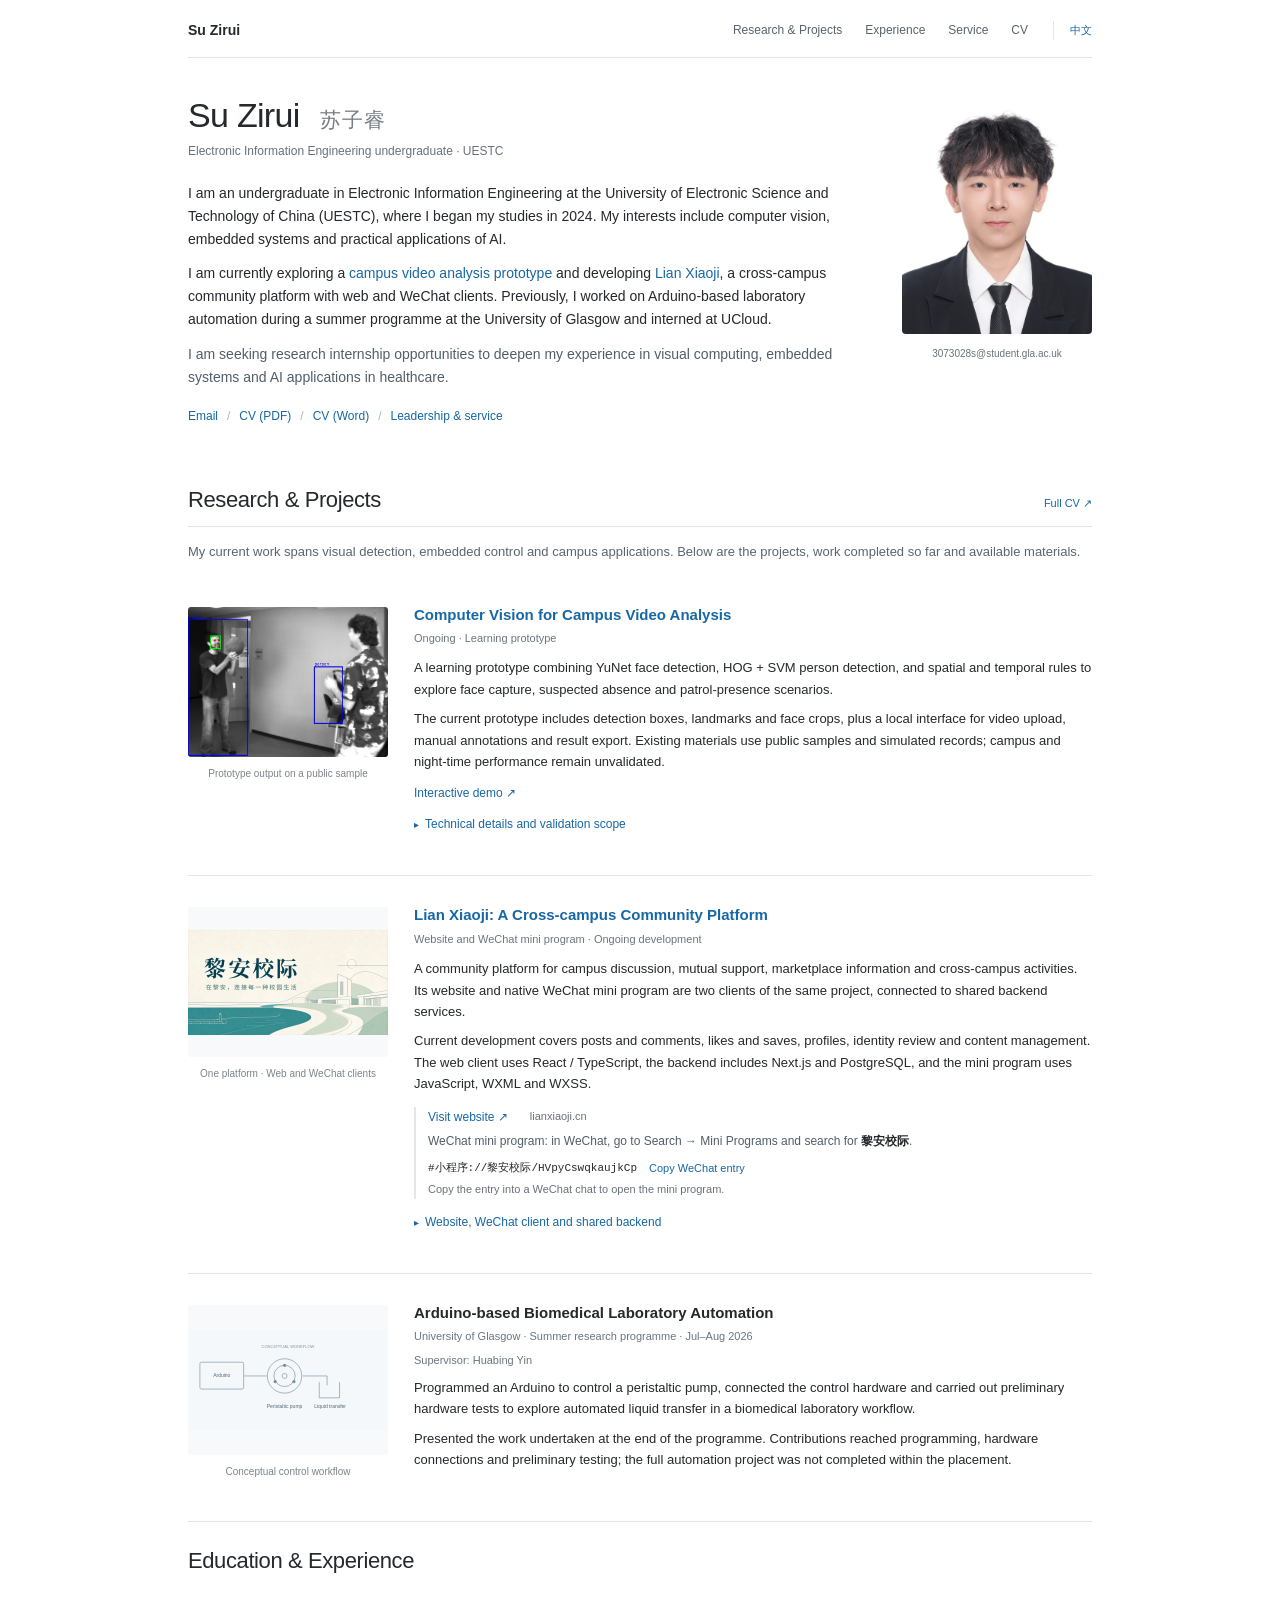
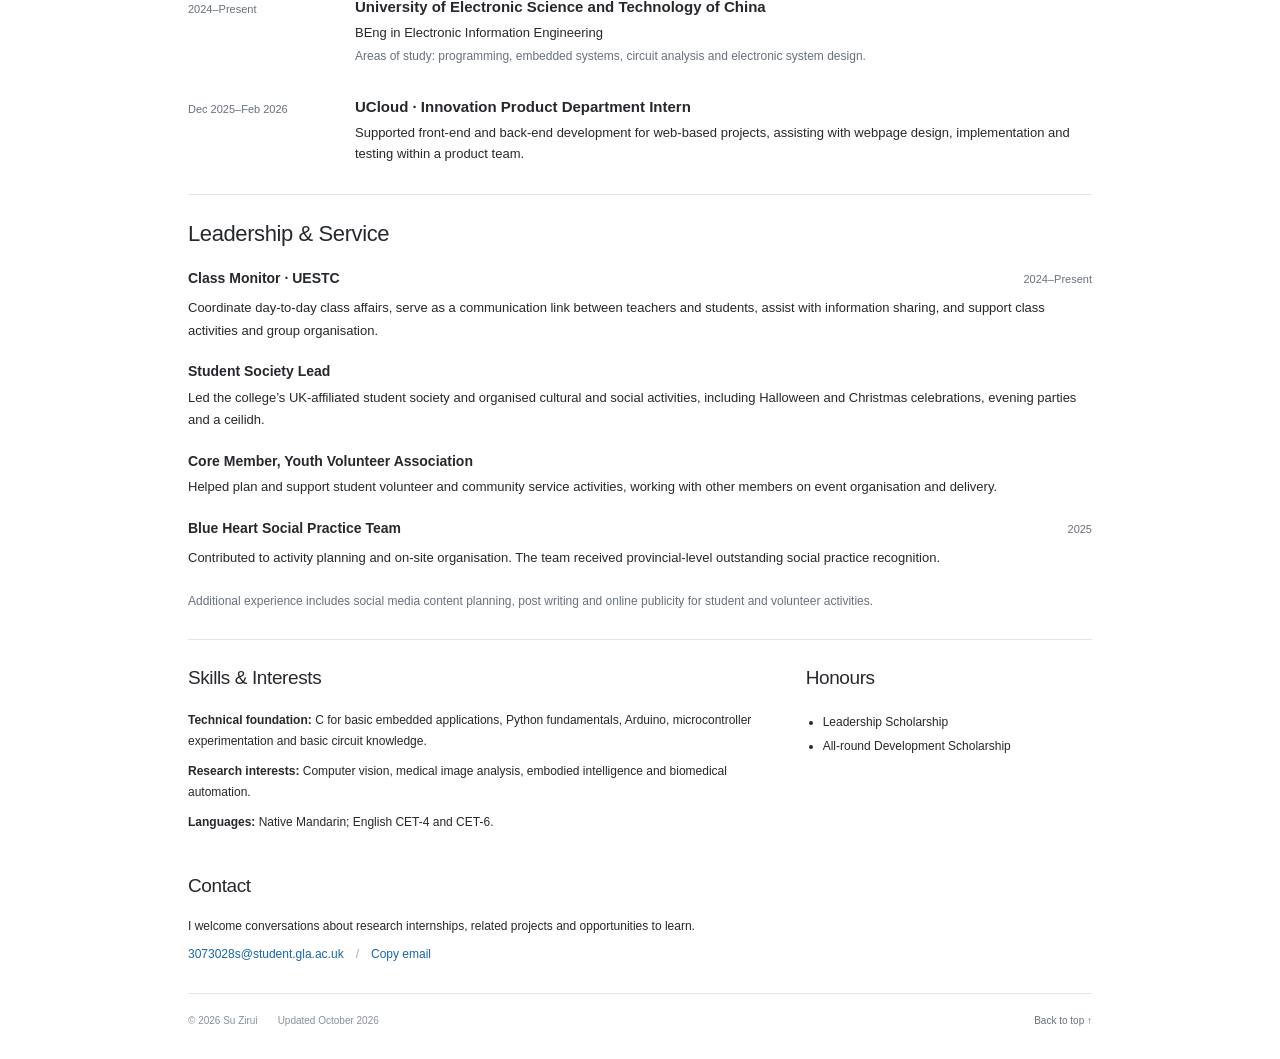
<file: index.html>
<!doctype html>
<html lang="en">
<head>
  <meta charset="utf-8">
  <meta name="viewport" content="width=device-width,initial-scale=1">
  <title>Su Zirui | Research & Projects</title>
  <meta name="description" content="Su Zirui, Electronic Information Engineering undergraduate at UESTC. Computer vision learning projects, biomedical laboratory automation, and the Lian Xiaoji campus community platform.">
  <link rel="canonical" href="https://xuerushuangxia.github.io/">
  <meta property="og:type" content="website">
  <meta property="og:title" content="Su Zirui | Research &amp; Projects">
  <meta property="og:description" content="Research interests, engineering projects, education and service of Su Zirui, an Electronic Information Engineering undergraduate at UESTC.">
  <meta property="og:url" content="https://xuerushuangxia.github.io/">
  <meta property="og:image" content="https://xuerushuangxia.github.io/assets/portrait.jpg">
  <meta name="theme-color" content="#ffffff">
  <link rel="icon" type="image/svg+xml" href="assets/favicon.svg">
  <link rel="stylesheet" href="style.css">
  <script src="app.js" defer></script>
</head>
<body>
<a class="skip" href="#main">Skip to content</a>
<div class="page" id="home">
  <header class="site-nav">
    <a class="home-link" href="#about">Su Zirui</a>
    <nav aria-label="Main navigation">
      <a href="#work" data-zh="科研与项目">Research & Projects</a>
      <a href="#experience" data-zh="教育与实习">Experience</a>
      <a href="#service" data-zh="学生经历">Service</a>
      <a href="assets/Su_Zirui_CV.pdf" target="_blank" rel="noopener">CV</a>
    </nav>
    <button id="language" aria-label="Switch to Chinese">中文</button>
  </header>
  <main id="main">
    <section class="intro" id="about" aria-labelledby="name">
      <div class="biography">
        <h1 id="name">Su Zirui <span lang="zh-CN">苏子睿</span></h1>
        <p class="byline" data-zh="电子科技大学 · 电子信息工程本科生">Electronic Information Engineering undergraduate · UESTC</p>
        <p data-zh="我目前就读于电子科技大学电子信息工程专业（2024 年入学），关注计算机视觉、嵌入式系统和人工智能在实际场景中的应用。">I am an undergraduate in Electronic Information Engineering at the University of Electronic Science and Technology of China (UESTC), where I began my studies in 2024. My interests include computer vision, embedded systems and practical applications of AI.</p>
        <p data-zh="目前，我在探索校园视频分析的学习原型，并持续开发“黎安校际”跨校社区平台，包含网页和微信小程序两个客户端。此前，我在格拉斯哥大学暑期项目中参与了 Arduino 控制蠕动泵的实验室自动化探索，也在 UCloud 参加过产品开发实习。">I am currently exploring a <a href="#vision">campus video analysis prototype</a> and developing <a href="#lian-xiaoji">Lian Xiaoji</a>, a cross-campus community platform with web and WeChat clients. Previously, I worked on Arduino-based laboratory automation during a summer programme at the University of Glasgow and interned at UCloud.</p>
        <p class="seeking" data-zh="希望通过科研实习，进一步积累视觉算法、嵌入式系统与智能医疗应用方面的研究和实践经验。">I am seeking research internship opportunities to deepen my experience in visual computing, embedded systems and AI applications in healthcare.</p>
        <div class="contact-links"><a href="mailto:3073028s@student.gla.ac.uk" data-zh="邮箱">Email</a><span>/</span><a href="assets/Su_Zirui_CV.pdf" target="_blank" rel="noopener" data-zh="英文简历 PDF">CV (PDF)</a><span>/</span><a href="assets/Su_Zirui_CV.docx" download data-zh="可编辑简历">CV (Word)</a><span>/</span><a href="#service" data-zh="学生领导与志愿服务">Leadership & service</a></div>
      </div>
      <figure class="profile-photo"><img src="assets/portrait.jpg" alt="Portrait of Su Zirui" width="400" height="601"><figcaption>3073028s@student.gla.ac.uk</figcaption></figure>
    </section>

    <section id="work" aria-labelledby="research-title">
      <div class="section-head"><h2 id="research-title" data-zh="科研与项目">Research & Projects</h2><a href="assets/Su_Zirui_CV.pdf" target="_blank" rel="noopener" data-zh="完整简历 ↗">Full CV ↗</a></div>
      <p class="section-intro" data-zh="当前工作围绕视觉检测、嵌入式控制与校园应用展开。以下列出项目内容、已有工作及相关材料。">My current work spans visual detection, embedded control and campus applications. Below are the projects, work completed so far and available materials.</p>

      <article class="project-row" id="vision">
        <figure class="project-figure"><a href="assets/vision-showcase.html" target="_blank" rel="noopener"><img src="assets/vision-output.jpg" alt="Prototype output on an OpenCV public sample, showing person boxes, a face box and facial landmarks" width="640" height="480"></a><figcaption data-zh="公开样例上的实际检测输出">Prototype output on a public sample</figcaption></figure>
        <div class="project-text">
          <h3><a href="assets/vision-showcase.html" target="_blank" rel="noopener" data-zh="校园视频分析与视觉检测原型">Computer Vision for Campus Video Analysis</a></h3>
          <p class="project-meta" data-zh="进行中 · 科研学习原型">Ongoing · Learning prototype</p>
          <p data-zh="结合 YuNet 人脸检测、HOG + SVM 人体检测，以及区域和持续时间规则，探索人脸采集、疑似离岗和巡检到位场景。">A learning prototype combining YuNet face detection, HOG + SVM person detection, and spatial and temporal rules to explore face capture, suspected absence and patrol-presence scenarios.</p>
          <p data-zh="当前原型已包含检测框与特征点、人脸截图，以及用于上传视频、人工标注和导出结果的本地网页。已有材料使用公开样例与模拟记录，真实校园及夜间效果仍需验证。">The current prototype includes detection boxes, landmarks and face crops, plus a local interface for video upload, manual annotations and result export. Existing materials use public samples and simulated records; campus and night-time performance remain unvalidated.</p>
          <p class="resource-links"><a href="assets/vision-showcase.html" target="_blank" rel="noopener" data-zh="模型演示 ↗">Interactive demo ↗</a></p>
          <details id="vision-details"><summary data-zh="技术与验证范围">Technical details and validation scope</summary><div class="detail-body">
            <ul><li data-zh="Python / OpenCV；YuNet 输出人脸框、五个特征点和截图。">Python / OpenCV; YuNet produces face boxes, five facial landmarks and face crops.</li><li data-zh="区域与时间规则用于连续无人计时、恢复确认及巡检停留判断。">Region and timing rules support absence duration, recovery confirmation and patrol dwell-time checks.</li><li data-zh="本地网页支持视频上传、区域配置、逐帧查看、人工事件标注、报告导出和试验记录。">The local interface supports video upload, region configuration, frame review, manual event annotation, report export and experiment records.</li><li data-zh="模型演示展示已有输出，不会在浏览器中重新运行模型。HOG 基线存在漏检与框选不完整；临时跟踪编号不代表人员身份。">The demo displays existing outputs rather than rerunning inference in the browser. The HOG baseline has missed and partial detections; temporary tracking IDs do not verify identity.</li></ul>
          </div></details>
        </div>
      </article>

      <article class="project-row" id="lian-xiaoji">
        <figure class="project-figure"><a href="#lian-details" data-open="lian-details"><img src="assets/lian-project.webp" alt="Lian Xiaoji campus community project graphic" width="640" height="336" loading="lazy"></a><figcaption data-zh="同一平台 · 网页与微信小程序">One platform · Web and WeChat clients</figcaption></figure>
        <div class="project-text">
          <h3><a href="#lian-details" data-open="lian-details" data-zh="黎安校际：跨校社区平台">Lian Xiaoji: A Cross-campus Community Platform</a></h3>
          <p class="project-meta" data-zh="网页与微信小程序 · 持续迭代">Website and WeChat mini program · Ongoing development</p>
          <p data-zh="面向校园交流、互助、市集信息与跨校活动开发的社区平台。网页和微信小程序是同一项目的两个客户端，连接共用后端服务。">A community platform for campus discussion, mutual support, marketplace information and cross-campus activities. Its website and native WeChat mini program are two clients of the same project, connected to shared backend services.</p>
          <p data-zh="当前开发范围包括帖子与评论、点赞收藏、个人资料，以及身份审核和内容管理。网页使用 React / TypeScript；后端包含 Next.js 与 PostgreSQL；小程序使用 JavaScript、WXML 和 WXSS。">Current development covers posts and comments, likes and saves, profiles, identity review and content management. The web client uses React / TypeScript, the backend includes Next.js and PostgreSQL, and the mini program uses JavaScript, WXML and WXSS.</p>
          <div class="project-access" aria-label="Project access">
            <p class="resource-links"><a href="https://lianxiaoji.cn/" target="_blank" rel="noopener" data-zh="访问网页 ↗">Visit website ↗</a><span class="access-url">lianxiaoji.cn</span></p>
            <p class="mini-access" data-zh="微信小程序：微信 → 搜一搜 → 小程序，搜索「黎安校际」。">WeChat mini program: in WeChat, go to Search → Mini Programs and search for <strong lang="zh-CN">黎安校际</strong>.</p>
            <div class="mini-share"><code id="lian-mini-code">#小程序://黎安校际/HVpyCswqkaujkCp</code><button class="text-button" id="copy-mini-entry" type="button" data-zh="复制小程序入口">Copy WeChat entry</button><span id="mini-copy-status" role="status" aria-live="polite"></span></div>
            <p class="mini-share-hint" data-zh="复制后粘贴到微信聊天中，即可打开小程序。">Copy the entry into a WeChat chat to open the mini program.</p>
          </div>
          <details id="lian-details"><summary data-zh="网页、小程序与共用后端">Website, WeChat client and shared backend</summary><div class="detail-body">
            <h4 data-zh="网页端">Website</h4><p data-zh="社区板块、帖子流与发布、评论、点赞、收藏、个人资料，以及身份审核、内容管理和操作记录等后台功能。">Community channels, feeds and publishing, comments, likes, saved posts and profiles, alongside administration for identity review, content management and operation records.</p>
            <h4 data-zh="微信小程序端">WeChat mini program</h4><p data-zh="以首页、市集、发布、消息、我的组织导航。游客可浏览帖子、详情和评论，主动登录后参与发布与互动。">Home, marketplace, publishing, messages and profile navigation. Guests can browse posts, details and comments; users choose to sign in before publishing or interacting.</p>
            <h4 data-zh="共用后端与当前进度">Shared backend and current stage</h4><p data-zh="两个客户端共用后端服务与 PostgreSQL 数据库；网页和微信账号目前暂不合并。项目正在持续迭代。">Both clients use shared backend services and a PostgreSQL database; web and WeChat accounts are not currently merged. Development and iteration are ongoing.</p>
          </div></details>
        </div>
      </article>

      <article class="project-row" id="glasgow">
        <figure class="project-figure"><img src="assets/pump-workflow.svg" alt="Conceptual diagram: Arduino controller, peristaltic pump, liquid transfer" width="640" height="320" loading="lazy"><figcaption data-zh="控制流程示意 · 非原型照片">Conceptual control workflow</figcaption></figure>
        <div class="project-text"><h3 data-zh="Arduino 控制的生物医学实验室自动化">Arduino-based Biomedical Laboratory Automation</h3><p class="project-meta" data-zh="格拉斯哥大学 · 暑期科研项目 · 2026 年 7—8 月">University of Glasgow · Summer research programme · Jul–Aug 2026</p><p class="supervisor" data-zh="导师：Huabing Yin">Supervisor: Huabing Yin</p><p data-zh="在生物医学实验室自动化项目中，编写 Arduino 程序控制蠕动泵，连接控制硬件并开展初步硬件测试，探索自动液体传输流程。">Programmed an Arduino to control a peristaltic pump, connected the control hardware and carried out preliminary hardware tests to explore automated liquid transfer in a biomedical laboratory workflow.</p><p data-zh="在项目结束时汇报已开展的工作。个人参与达到编程、硬件连接与初步测试阶段；整体自动化项目未在暑期项目内完成。">Presented the work undertaken at the end of the programme. Contributions reached programming, hardware connections and preliminary testing; the full automation project was not completed within the placement.</p></div>
      </article>
    </section>

    <section id="experience" aria-labelledby="experience-title"><h2 id="experience-title" data-zh="教育与实习经历">Education & Experience</h2>
      <div class="dated-entry"><div class="entry-date" data-zh="2024 — 至今">2024–Present</div><div><h3 data-zh="电子科技大学">University of Electronic Science and Technology of China</h3><p data-zh="电子信息工程学士在读">BEng in Electronic Information Engineering</p><p class="subtle" data-zh="学习领域：编程、嵌入式系统、电路分析、电子系统设计。">Areas of study: programming, embedded systems, circuit analysis and electronic system design.</p></div></div>
      <div class="dated-entry"><div class="entry-date" data-zh="2025.12 — 2026.02">Dec 2025–Feb 2026</div><div><h3 data-zh="UCloud · 创新产品部实习生">UCloud · Innovation Product Department Intern</h3><p data-zh="支持团队网页项目的前后端开发，协助页面设计、实现与测试，积累面向产品的开发与协作经验。">Supported front-end and back-end development for web-based projects, assisting with webpage design, implementation and testing within a product team.</p></div></div>
    </section>

    <section id="service" aria-labelledby="service-title"><span id="journey" class="anchor-alias"></span><h2 id="service-title" data-zh="学生领导与志愿服务">Leadership & Service</h2>
      <div class="service-item"><div class="service-title"><h3 data-zh="班长 · 电子科技大学">Class Monitor · UESTC</h3><span data-zh="2024 — 至今">2024–Present</span></div><p data-zh="协调班级日常事务，承担师生沟通的联系职责，协助信息传达，并支持班级集体事务与活动组织。">Coordinate day-to-day class affairs, serve as a communication link between teachers and students, assist with information sharing, and support class activities and group organisation.</p></div>
      <div class="service-item"><h3 data-zh="学生社团负责人">Student Society Lead</h3><p data-zh="负责学院英国相关学生社团，参与校园文化与社交活动的策划和组织。已组织的活动包括万圣节与圣诞节庆祝活动、晚会，以及 ceilidh 舞会。">Led the college’s UK-affiliated student society and organised cultural and social activities, including Halloween and Christmas celebrations, evening parties and a ceilidh.</p></div>
      <div class="service-item"><h3 data-zh="青年志愿者协会骨干成员">Core Member, Youth Volunteer Association</h3><p data-zh="参与学生志愿服务和社区服务活动的策划与支持，在团队中配合完成活动组织及开展相关工作。">Helped plan and support student volunteer and community service activities, working with other members on event organisation and delivery.</p></div>
      <div class="service-item"><div class="service-title"><h3 data-zh="“Blue Heart”社会实践团队成员">Blue Heart Social Practice Team</h3><span>2025</span></div><p data-zh="参与活动策划与现场组织，支持团队实践活动开展。团队获得省级优秀社会实践团队荣誉。">Contributed to activity planning and on-site organisation. The team received provincial-level outstanding social practice recognition.</p></div>
      <p class="service-note" data-zh="另有学生及志愿活动的社交媒体内容策划、文案撰写与线上宣传经验。">Additional experience includes social media content planning, post writing and online publicity for student and volunteer activities.</p>
    </section>

    <section class="two-column-section" id="interests"><div><h2 data-zh="技术基础与研究兴趣">Skills & Interests</h2><p><strong data-zh="技术基础：">Technical foundation:</strong> <span data-zh="C 基础嵌入式应用、Python 基础编程、Arduino、单片机实验与基础电路知识。">C for basic embedded applications, Python fundamentals, Arduino, microcontroller experimentation and basic circuit knowledge.</span></p><p><strong data-zh="研究兴趣：">Research interests:</strong> <span data-zh="计算机视觉、医学图像分析、具身智能与生物医学自动化。">Computer vision, medical image analysis, embodied intelligence and biomedical automation.</span></p><p><strong data-zh="语言：">Languages:</strong> <span data-zh="中文母语；英语 CET-4、CET-6。">Native Mandarin; English CET-4 and CET-6.</span></p></div><div><h2 data-zh="荣誉">Honours</h2><ul class="honour-list"><li data-zh="领导力奖学金">Leadership Scholarship</li><li data-zh="全面发展奖学金">All-round Development Scholarship</li></ul></div></section>

    <section class="contact-section" id="contact"><h2 data-zh="联系">Contact</h2><p data-zh="欢迎交流科研实习、相关项目与学习机会。">I welcome conversations about research internships, related projects and opportunities to learn.</p><p><a href="mailto:3073028s@student.gla.ac.uk">3073028s@student.gla.ac.uk</a><span class="link-divider">/</span><button class="text-button" id="copy-email" data-zh="复制邮箱">Copy email</button><span id="copy-status" role="status"></span></p></section>
  </main>
  <footer><span>© 2026 Su Zirui</span><span data-zh="更新于 2026 年 10 月">Updated October 2026</span><a href="#home" data-zh="回到顶部 ↑">Back to top ↑</a></footer>
</div>
</body>
</html>
</file>
<file: style.css>
:root{--ink:#25282c;--muted:#68717b;--link:#1767a5;--line:#e3e6e9;--soft:#f5f8fb}*{box-sizing:border-box}html{scroll-padding-top:24px}body{margin:0;background:#fff;color:var(--ink);font-family:Arial,'Microsoft YaHei','PingFang SC',sans-serif;font-size:14px;line-height:1.65;-webkit-font-smoothing:antialiased}.page{max-width:960px;padding:0 28px;margin:0 auto}a{color:var(--link);text-decoration:none}a:hover{text-decoration:underline;color:#a04c22}a:focus-visible,button:focus-visible,summary:focus-visible{outline:2px solid var(--link);outline-offset:4px}button{font:inherit;cursor:pointer}.site-nav{display:flex;align-items:center;border-bottom:1px solid var(--line);gap:25px;padding:19px 0 15px}.home-link{font-size:14px;color:var(--ink);font-weight:600;margin-right:auto}.site-nav nav{display:flex;gap:23px;font-size:12px}.site-nav nav a{color:#59636c}#language{font-size:11px;color:var(--link);border:0;background:transparent;border-left:1px solid var(--line);padding:0 0 0 16px}.intro{display:grid;grid-template-columns:minmax(0,1fr) 190px;gap:49px;align-items:center;padding:38px 0 27px}.intro h1{font-size:34px;line-height:1.15;font-weight:500;letter-spacing:-.7px;margin:0 0 7px}.intro h1 span{font-size:21px;color:#777e85;margin-left:12px;font-weight:400;letter-spacing:1px}.byline{color:var(--muted);font-size:12px;margin:0 0 20px!important}.biography p{margin:11px 0}.seeking{color:#515e69}.profile-photo{margin:0;align-self:start;padding-top:4px}.profile-photo img{width:190px;height:234px;object-fit:cover;object-position:50% 32%;border-radius:4px;display:block}.profile-photo figcaption{font-size:10px;color:var(--muted);text-align:center;margin-top:12px;overflow-wrap:anywhere}.contact-links{display:flex;flex-wrap:wrap;gap:9px;font-size:12px;margin-top:18px}.contact-links span{color:#b0b5ba}section{scroll-margin-top:24px}main>section:not(.intro){padding-top:23px;margin-top:9px}h2{font-size:22px;font-weight:500;line-height:1.3;margin:0 0 19px;letter-spacing:-.4px}h3{font-size:15px;font-weight:600;line-height:1.45;margin:0 0 4px}h4{font-size:13px;margin:13px 0 3px}p{margin:8px 0}.section-head{display:flex;align-items:baseline;justify-content:space-between;border-bottom:1px solid var(--line);margin-bottom:14px}.section-head h2{margin-bottom:12px}.section-head>a{font-size:11px}.section-intro{color:#5b6570;font-size:13px;margin-bottom:25px}.project-row{display:grid;grid-template-columns:200px minmax(0,1fr);gap:26px;padding:16px 0 27px;margin-bottom:13px}.project-row+.project-row{border-top:1px solid var(--line);padding-top:28px}.project-figure{margin:0;padding-top:3px}.project-figure img{display:block;width:200px;height:150px;object-fit:contain;background:#f8f9fa;border-radius:3px}.project-figure figcaption{font-size:10px;line-height:1.5;color:#7c848c;margin-top:9px;text-align:center}.project-text>p{font-size:13px;margin:8px 0}.project-text .project-meta{font-size:11px;color:#6a7580;margin:4px 0 10px}.project-text .supervisor{font-size:11px;color:#6a7580;margin-top:-5px}.resource-links{display:flex;gap:10px;flex-wrap:wrap;margin-top:11px!important;font-size:12px!important}.resource-links>span{color:#aaa}details{margin-top:12px;font-size:12px}summary{cursor:pointer;color:var(--link);font-size:12px;width:fit-content;list-style:none}summary::-webkit-details-marker{display:none}summary:before{content:'▸';margin-right:6px;font-size:10px}details[open]>summary:before{content:'▾'}details[open]{background:var(--soft);padding:13px 15px;border-radius:3px;margin-top:14px}.detail-body{color:#56616b;line-height:1.7;padding-top:5px}.detail-body ul{padding-left:17px;margin:8px 0}.detail-body li{padding:3px 0}.dated-entry{display:grid;grid-template-columns:145px 1fr;gap:22px;margin:21px 0 25px}.dated-entry p{font-size:13px;margin:4px 0}.entry-date{font-size:11px;color:var(--muted);padding-top:4px}.subtle{color:var(--muted);font-size:12px!important}#experience,#service{border-top:1px solid var(--line);padding-top:25px;margin-top:15px}.service-item{margin:0 0 19px}.service-title{display:flex;justify-content:space-between;gap:15px;align-items:baseline}.service-title>span{font-size:11px;color:var(--muted);white-space:nowrap}.service-item h3{font-size:14px}.service-item p{font-size:13px;line-height:1.75;margin:5px 0}.service-note{font-size:12px;color:var(--muted);margin-top:22px}.two-column-section{display:grid;grid-template-columns:2fr 1fr;gap:45px;border-top:1px solid var(--line);padding-top:26px!important;margin-top:27px!important}.two-column-section p{font-size:12px;line-height:1.8}.two-column-section strong{font-weight:600}.two-column-section h2{font-size:19px}.honour-list{padding-left:17px;font-size:12px;line-height:2}.contact-section{padding-bottom:20px}.contact-section h2{font-size:19px}.contact-section p{font-size:12px}.link-divider{color:#aaa;margin:0 12px}.text-button{background:transparent;color:var(--link);padding:0;border:0;font-size:12px}#copy-status{margin-left:12px;color:var(--muted);font-size:11px}footer{border-top:1px solid var(--line);display:flex;gap:20px;align-items:center;color:#87909a;font-size:10px;padding:19px 0 30px}footer a{margin-left:auto;color:var(--muted)}.skip{position:fixed;left:15px;top:-60px;background:#fff;padding:8px;z-index:5;border:1px solid var(--line)}.skip:focus{top:10px}.anchor-alias{display:block;scroll-margin-top:24px}html[lang="zh-CN"]{line-height:1.8}html[lang="zh-CN"] .biography p{line-height:1.85}html[lang="zh-CN"] .intro h1{font-size:32px}html[lang="zh-CN"] .project-text>p,html[lang="zh-CN"] .service-item p{line-height:1.85}
@media(min-width:1300px){.page{max-width:980px}.intro{grid-template-columns:minmax(0,1fr) 205px;gap:55px}.profile-photo img{width:205px;height:250px}}
@media(max-width:760px){.page{padding:0 23px}.site-nav{gap:16px}.site-nav nav{gap:15px;font-size:11px}.intro{grid-template-columns:minmax(0,1fr) 150px;gap:25px;padding-top:30px}.profile-photo img{width:150px;height:190px}.profile-photo figcaption{font-size:8px}.intro h1{font-size:30px}.intro h1 span{font-size:18px;margin-left:7px}.biography p{font-size:13px}.project-row{grid-template-columns:165px minmax(0,1fr);gap:20px}.project-figure img{width:165px;height:130px}.dated-entry{grid-template-columns:120px minmax(0,1fr);gap:18px}.two-column-section{gap:27px}}
@media(max-width:520px){body{font-size:13px}.page{padding:0 20px}.site-nav{gap:12px;flex-wrap:wrap;padding:16px 0 12px}.home-link{font-size:12px}.site-nav nav{gap:12px;font-size:10px}.site-nav nav a:nth-child(4){display:none}#language{padding-left:11px;font-size:10px}.intro{display:block;padding:25px 0 20px;position:relative;min-height:190px}.intro h1{font-size:28px;padding-right:100px;line-height:1.2;letter-spacing:-.7px}.intro h1 span{display:block;font-size:16px;margin:6px 0 0}.byline{font-size:10px;max-width:calc(100% - 120px);min-height:48px;margin:10px 0 15px!important;line-height:1.6}.profile-photo{position:absolute;right:0;top:24px;width:96px;padding:0}.profile-photo img{width:96px;height:120px}.profile-photo figcaption{display:none}.biography p{font-size:13px;line-height:1.8}.biography>.byline+p{margin-top:20px}.contact-links{gap:7px;font-size:11px;margin-top:16px}.contact-links a:last-child,.contact-links span:last-of-type{display:none}h2{font-size:21px}.section-intro{font-size:12px}.section-head>a{font-size:10px}.project-row{display:block;padding:5px 0 24px;margin-bottom:7px}.project-row+.project-row{padding-top:23px}.project-figure{float:left;width:116px;margin:2px 16px 8px 0}.project-figure img{width:116px;height:87px}.project-figure figcaption{display:none}.project-text h3{font-size:14px}.project-text>p{font-size:12px}.project-text .project-meta{font-size:10px;margin-top:4px}.project-text>p:nth-of-type(2){clear:both;padding-top:7px}.project-row:after{content:'';display:block;clear:both}.resource-links{font-size:11px!important}.project-text .supervisor{clear:none;padding-top:0!important}.project-text .supervisor+p{clear:both;padding-top:7px}.dated-entry{grid-template-columns:1fr;gap:4px;margin:19px 0 22px}.dated-entry h3{font-size:14px}.dated-entry p{font-size:12px}.entry-date{font-size:10px}.service-title{align-items:start}.service-title>span{font-size:10px}.service-item h3{font-size:13px}.service-item p{font-size:12px}.two-column-section{grid-template-columns:1fr;gap:20px}.two-column-section h2{margin-bottom:13px}footer{font-size:9px;gap:12px}footer>span:nth-child(2){display:none}html[lang="zh-CN"] .intro h1{font-size:28px}}
.project-access{margin:12px 0 14px;padding-left:12px;border-left:2px solid var(--line)}.project-access p{margin:4px 0;font-size:12px;line-height:1.7}.project-access .access-url{margin-left:12px;color:var(--muted);font-size:11px}.project-access .mini-access{color:#515e69;overflow-wrap:anywhere}.project-access strong{font-weight:600;color:var(--ink)}
.mini-share{display:flex;flex-wrap:wrap;align-items:center;gap:5px 12px;margin-top:7px}.mini-share code{font:11px/1.7 Consolas,monospace;overflow-wrap:anywhere;user-select:all;max-width:100%;color:var(--ink)}.mini-share button{font-size:11px}.mini-share [role=status]{font-size:11px;color:var(--muted);overflow-wrap:anywhere}.project-access .mini-share-hint{font-size:11px;color:var(--muted);margin-top:3px}
@media(prefers-reduced-motion:reduce){*{scroll-behavior:auto!important}}
</file>
